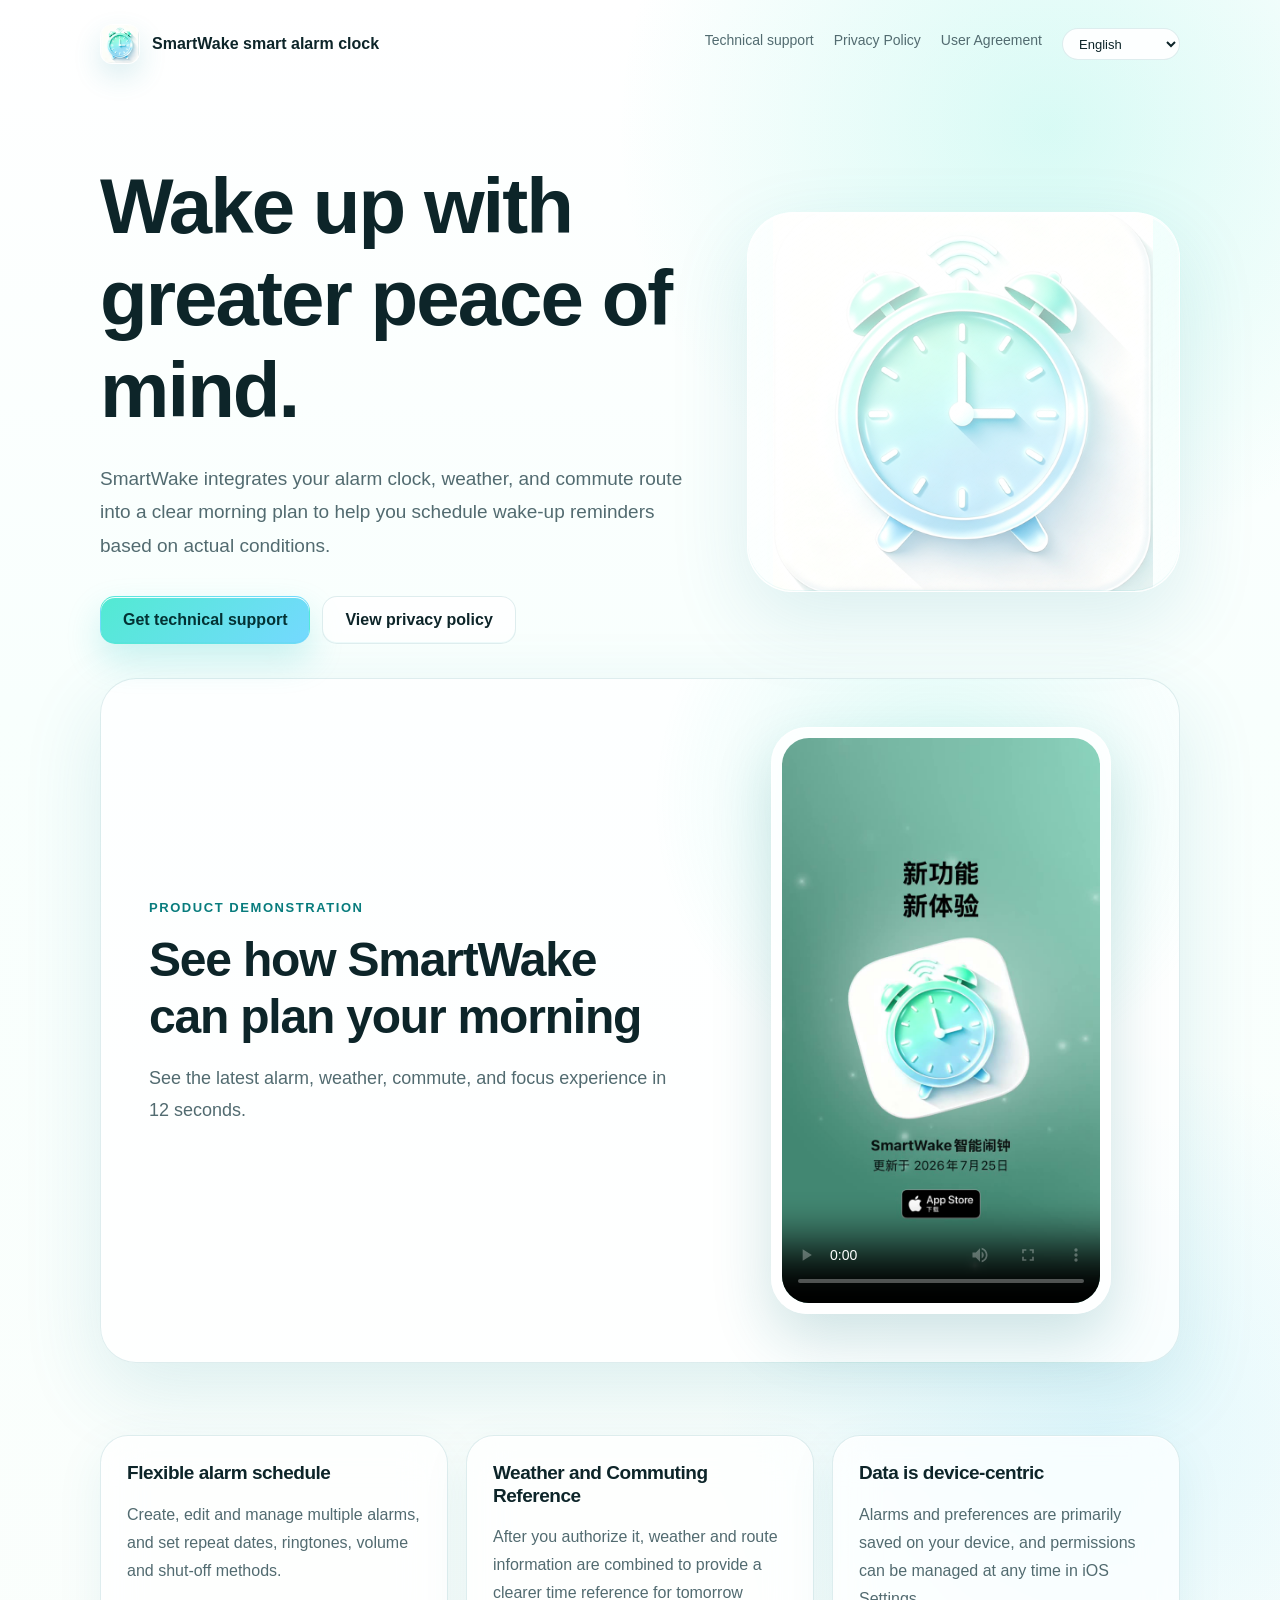
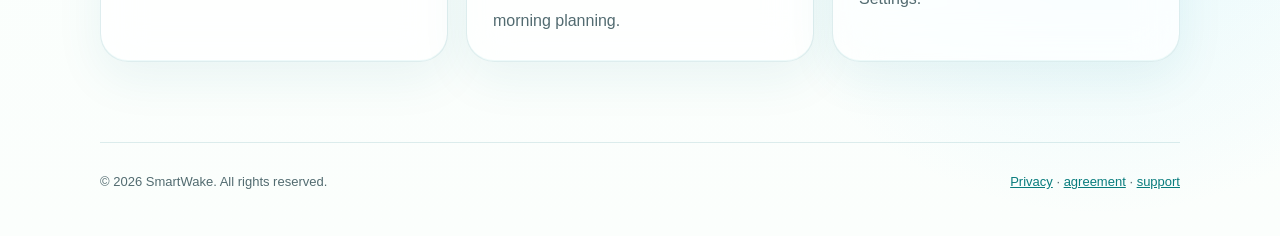
<file: index.html>
<!doctype html>
<html lang="zh-CN">
<head>
  <meta charset="utf-8">
  <meta name="viewport" content="width=device-width,initial-scale=1">
  <meta name="description" content="SmartWake 智能闹钟官方网站与技术支持">
  <title>SmartWake 智能闹钟</title>
  <link rel="stylesheet" href="style.css?v=e4b2242">
</head>
<body>
  <div class="shell">
    <header>
      <a class="brand" href="index.html"><span class="mark" aria-hidden="true"><img src="smartwake-crystal-icon.png" alt=""></span>SmartWake 智能闹钟</a>
      <nav aria-label="主要导航">
        <a href="support.html">技术支持</a>
        <a href="privacy.html">隐私政策</a>
        <a href="terms.html">用户协议</a>
      </nav>
    </header>
    <main>
      <section class="hero">
        <div>
          <h1>让每一次醒来，都更从容。</h1>
          <p class="lead">SmartWake 将闹钟、天气和通勤路线整合为清晰的明早计划，帮助你根据实际情况安排起床提醒。</p>
          <div class="actions">
            <a class="button primary" href="support.html">获取技术支持</a>
            <a class="button" href="privacy.html">查看隐私政策</a>
          </div>
        </div>
        <div class="alarm" role="img" aria-label="SmartWake 水晶闹钟图标"></div>
      </section>
      <section class="demo" aria-labelledby="demo-title">
        <div class="demo-copy">
          <p class="eyebrow">产品演示</p>
          <h2 id="demo-title">看看 SmartWake 如何规划你的早晨</h2>
          <p>用 12 秒了解最新版本的闹钟、天气、通勤与专注体验。</p>
        </div>
        <div class="demo-device">
          <video
            controls
            playsinline
            preload="metadata"
            poster="assets/smartwake-demo-poster.jpg"
            aria-label="SmartWake 最新 iOS 版本演示视频"
          >
            <source src="assets/smartwake-demo.mp4" type="video/mp4">
            你的浏览器暂不支持播放此视频。
          </video>
        </div>
      </section>
      <section class="features" aria-label="主要功能">
        <article class="feature"><h3>灵活的闹钟计划</h3><p>创建、编辑和管理多个闹钟，并设置重复日期、铃声、音量与关闭方式。</p></article>
        <article class="feature"><h3>天气与通勤参考</h3><p>在你授权后，结合天气与路线信息，为明早计划提供更清晰的时间参考。</p></article>
        <article class="feature"><h3>数据以设备为中心</h3><p>闹钟和偏好设置主要保存在你的设备上，权限可随时在 iOS 设置中管理。</p></article>
      </section>
    </main>
    <footer><span>© 2026 SmartWake. 保留所有权利。</span><span><a href="privacy.html">隐私</a> · <a href="terms.html">协议</a> · <a href="support.html">支持</a></span></footer>
  </div>
  <script src="site-localization.js"></script>
</body>
</html>
</file>
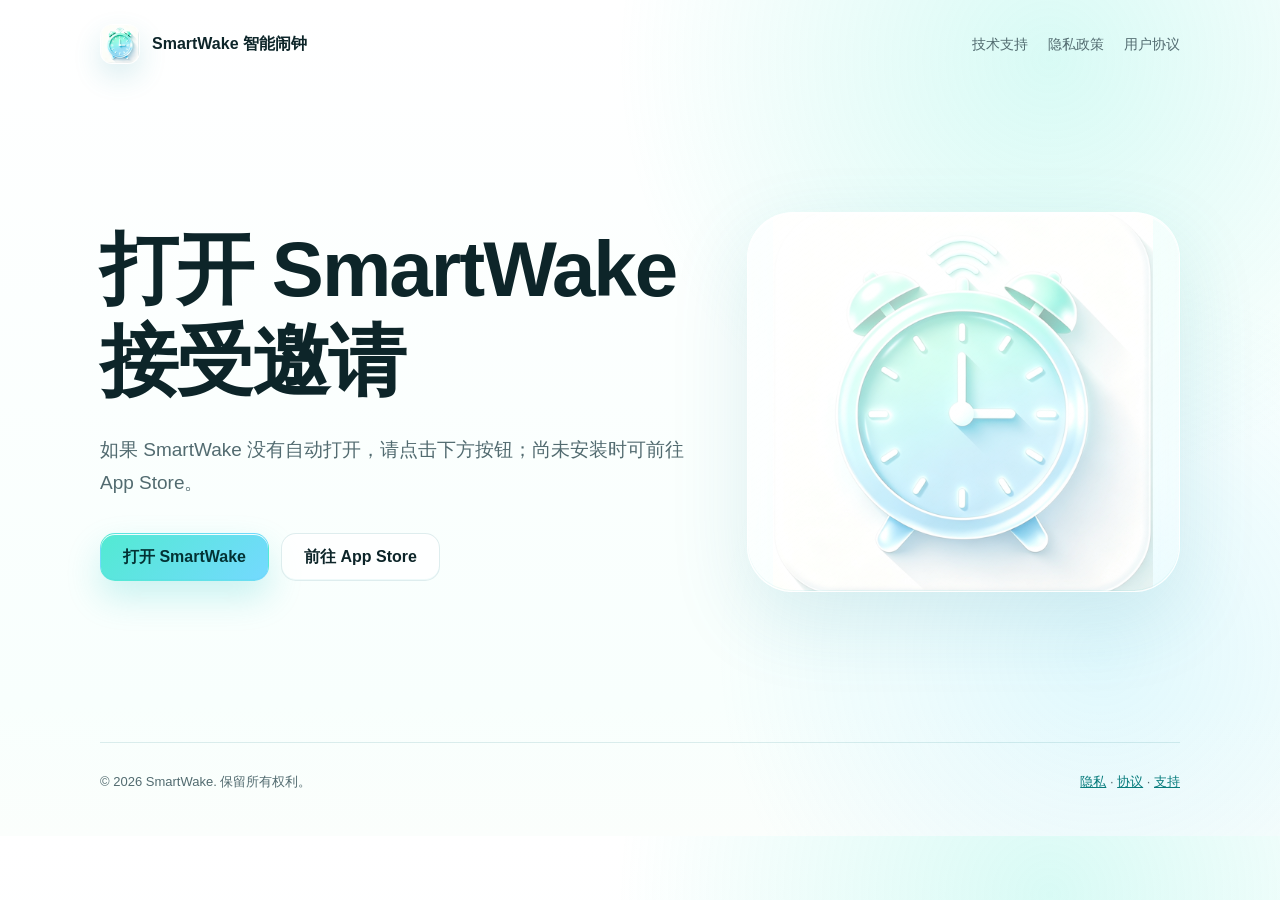
<file: invite.html>
<!doctype html>
<html lang="zh-CN">
<head>
  <meta charset="utf-8">
  <meta name="viewport" content="width=device-width,initial-scale=1">
  <meta name="description" content="接受 SmartWake 好友邀请">
  <title>SmartWake 好友邀请</title>
  <link rel="stylesheet" href="style.css">
</head>
<body>
  <div class="shell">
    <header>
      <a class="brand" href="index.html"><span class="mark" aria-hidden="true"><img src="smartwake-crystal-icon.png" alt=""></span>SmartWake 智能闹钟</a>
      <nav aria-label="主要导航">
        <a href="support.html">技术支持</a>
        <a href="privacy.html">隐私政策</a>
        <a href="terms.html">用户协议</a>
      </nav>
    </header>
    <main>
      <section class="hero">
        <div>
          <h1>打开 SmartWake 接受邀请</h1>
          <p class="lead">如果 SmartWake 没有自动打开，请点击下方按钮；尚未安装时可前往 App Store。</p>
          <div class="actions">
            <a class="button primary" id="open-app" href="weatherwake://invite">打开 SmartWake</a>
            <a class="button" href="https://apps.apple.com/app/id6788850214">前往 App Store</a>
          </div>
        </div>
        <div class="alarm" role="img" aria-label="SmartWake 水晶闹钟图标"></div>
      </section>
    </main>
    <footer><span>© 2026 SmartWake. 保留所有权利。</span><span><a href="privacy.html">隐私</a> · <a href="terms.html">协议</a> · <a href="support.html">支持</a></span></footer>
  </div>
  <script>
    const ref = new URLSearchParams(window.location.search).get("ref");
    const destination = ref ? `weatherwake://invite?ref=${encodeURIComponent(ref)}` : "weatherwake://invite";
    document.getElementById("open-app").href = destination;
    if (ref) window.location.href = destination;
  </script>
</body>
</html>
</file>
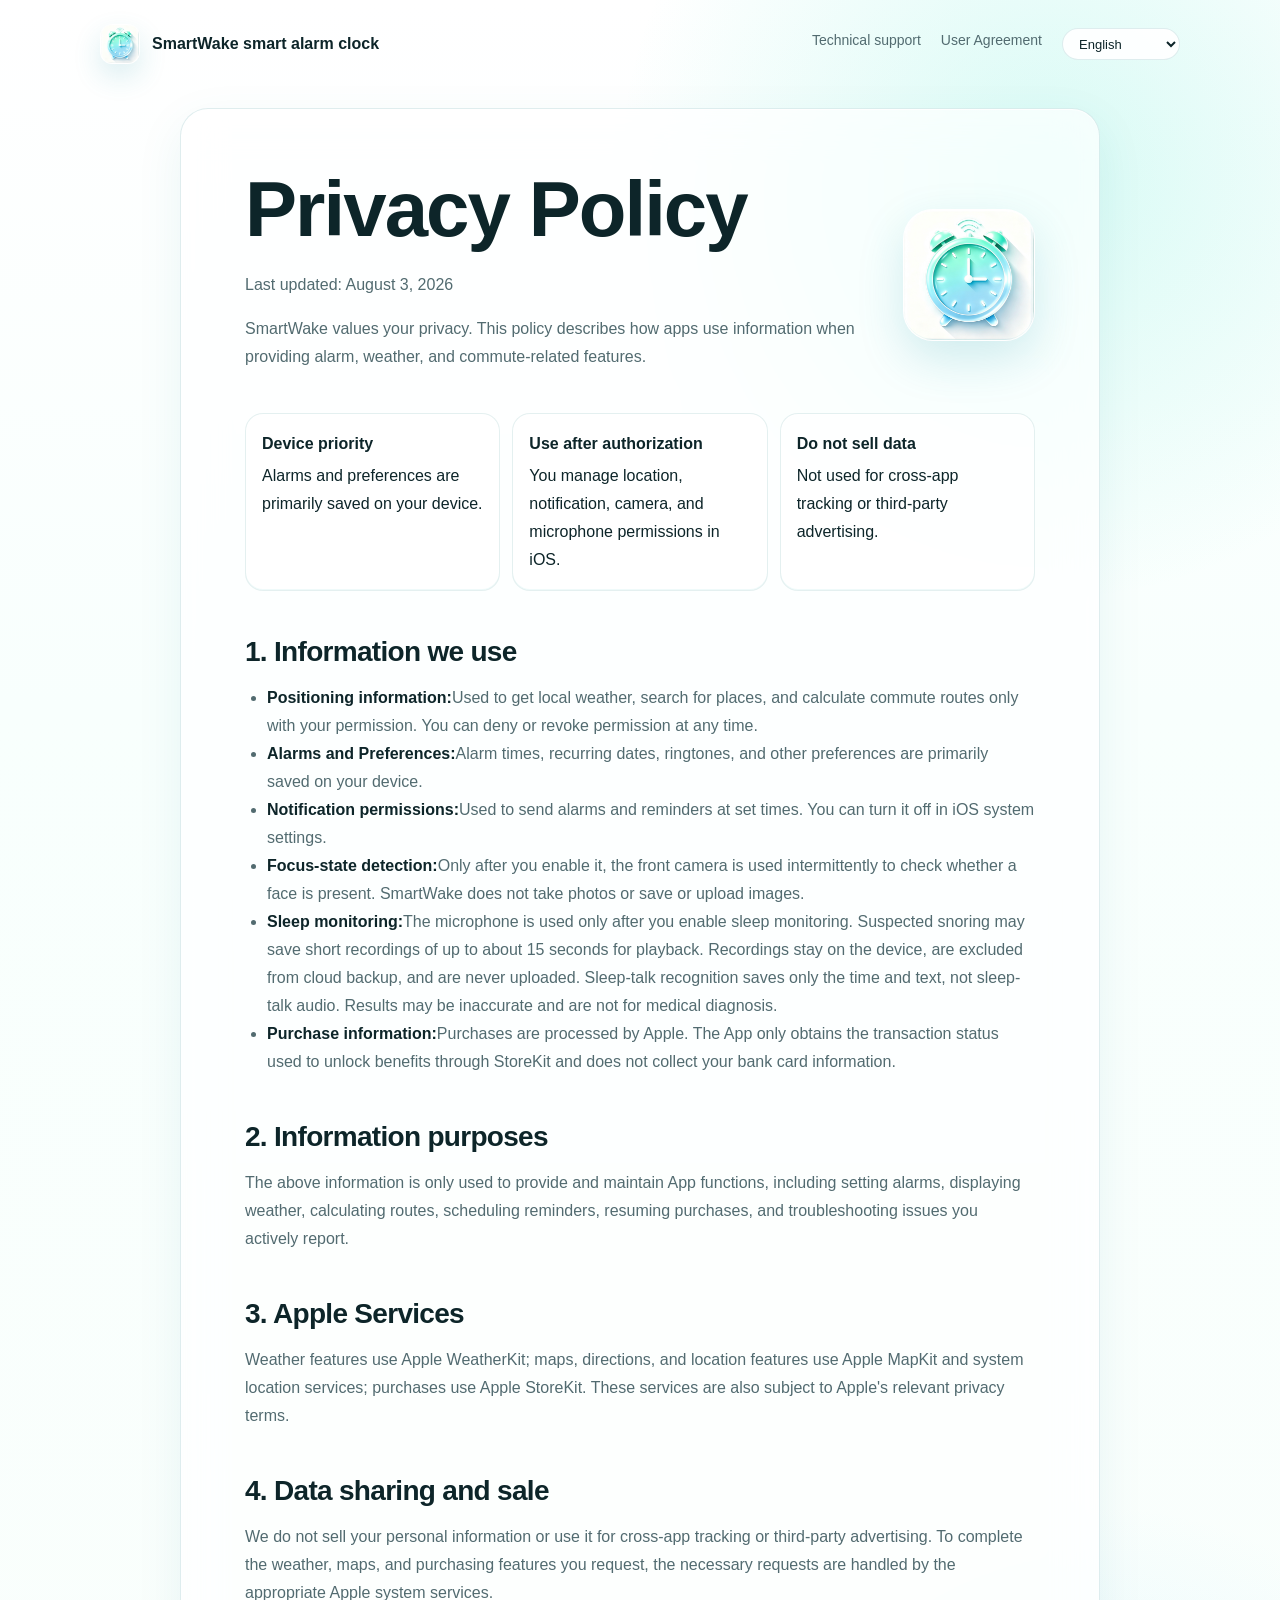
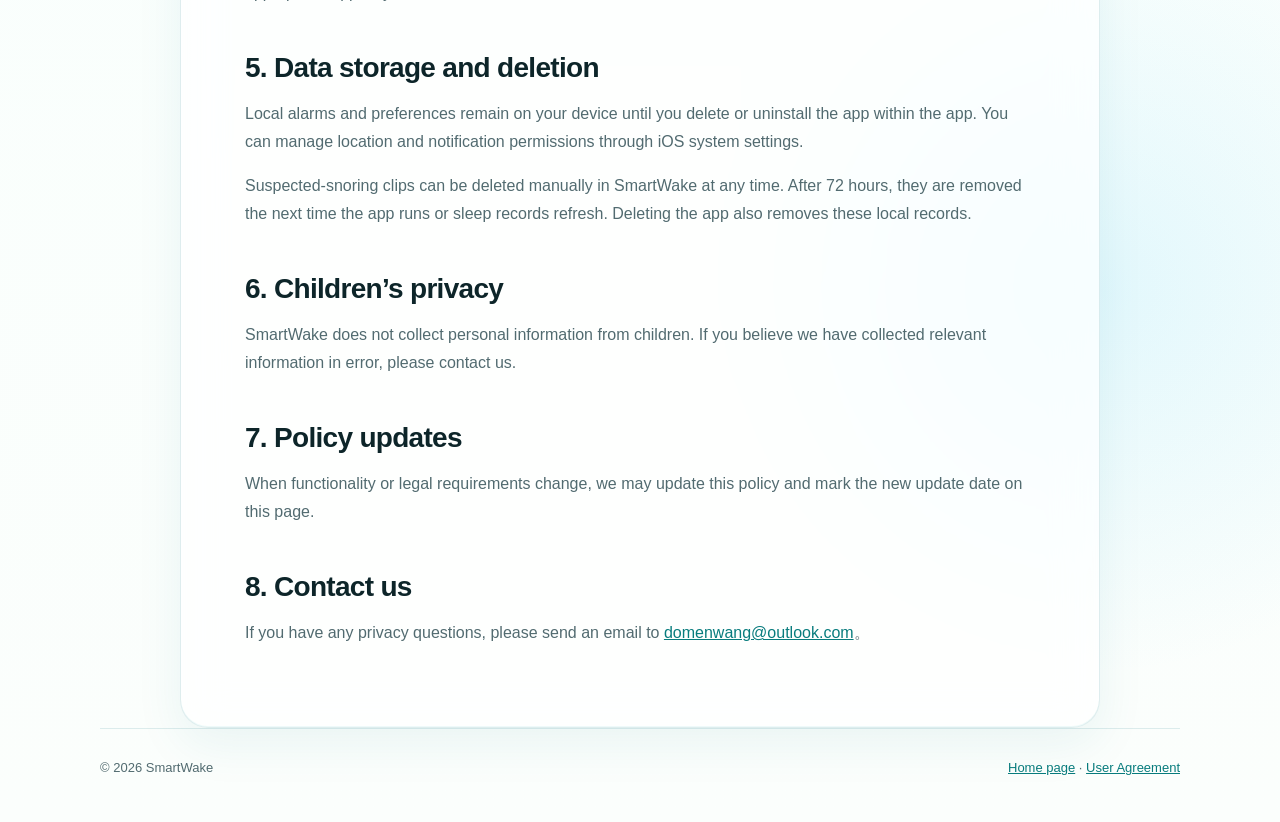
<file: privacy.html>
<!doctype html>
<html lang="zh-CN">
<head>
  <meta charset="utf-8">
  <meta name="viewport" content="width=device-width,initial-scale=1">
  <title>隐私政策｜SmartWake</title>
  <link rel="stylesheet" href="style.css">
</head>
<body>
  <div class="shell">
    <header><a class="brand" href="index.html"><span class="mark" aria-hidden="true"><img src="smartwake-crystal-icon.png" alt=""></span>SmartWake 智能闹钟</a><nav><a href="support.html">技术支持</a><a href="terms.html">用户协议</a></nav></header>
    <main class="document hero-document">
      <section class="policy-hero">
        <div>
          <h1>隐私政策</h1>
          <p class="meta">更新日期：2026 年 8 月 3 日</p>
          <p>SmartWake 重视你的隐私。本政策说明 App 在提供闹钟、天气和通勤相关功能时如何使用信息。</p>
        </div>
        <div class="policy-icon" aria-hidden="true"></div>
      </section>

      <section class="summary-grid" aria-label="隐私要点">
        <div class="summary-card"><strong>设备优先</strong><span>闹钟和偏好主要保存在你的设备上。</span></div>
        <div class="summary-card"><strong>授权后使用</strong><span>定位、通知、相机与麦克风权限由你在 iOS 中管理。</span></div>
        <div class="summary-card"><strong>不出售数据</strong><span>不用于跨 App 跟踪或第三方广告。</span></div>
      </section>

      <h2>1. 我们使用的信息</h2>
      <ul>
        <li><strong>定位信息：</strong>仅在你授权后，用于获取所在地天气、搜索地点和计算通勤路线。你可以拒绝或随时撤销权限。</li>
        <li><strong>闹钟与偏好：</strong>闹钟时间、重复日期、铃声及其他偏好主要保存在你的设备上。</li>
        <li><strong>通知权限：</strong>用于在设定时间发送闹钟和提醒。你可以在 iOS 系统设置中关闭。</li>
        <li><strong>专注状态检测：</strong>仅在你主动开启后，间歇使用前置摄像头判断人脸是否在位。SmartWake 不拍照，不保存或上传图像。</li>
        <li><strong>睡眠监测：</strong>仅在你主动开启后使用麦克风。疑似呼噜可能保存最长约 15 秒的短录音供你回听；录音只保存在本机、排除云端备份且从不上传。梦话识别只保存时间与文字，不保存梦话音频。结果可能误识别，不用于医疗诊断。</li>
        <li><strong>购买信息：</strong>购买由 Apple 处理。App 仅通过 StoreKit 获取用于解锁权益的交易状态，不收集你的银行卡资料。</li>
      </ul>

      <h2>2. 信息用途</h2>
      <p>上述信息仅用于提供和维护 App 功能，包括设置闹钟、展示天气、计算路线、安排提醒、恢复购买以及排查你主动反馈的问题。</p>

      <h2>3. Apple 服务</h2>
      <p>天气功能使用 Apple WeatherKit；地图、路线与位置功能使用 Apple MapKit 和系统定位服务；购买使用 Apple StoreKit。这些服务同时受 Apple 相关隐私条款约束。</p>

      <h2>4. 数据共享与出售</h2>
      <p>我们不出售你的个人信息，也不会将个人信息用于跨 App 跟踪或第三方广告。为完成你请求的天气、地图和购买功能，必要请求会由相应的 Apple 系统服务处理。</p>

      <h2>5. 数据保存与删除</h2>
      <p>本地闹钟和偏好会保存在设备上，直至你在 App 内删除或卸载 App。你可以通过 iOS 系统设置管理定位和通知权限。</p>
      <p>疑似呼噜短录音可随时在 SmartWake 内手动删除；超过 72 小时后，会在 App 下次运行或刷新睡眠记录时自动清理。删除 App 也会移除这些本地记录。</p>

      <h2>6. 儿童隐私</h2>
      <p>SmartWake 不以收集儿童个人信息为目的。如果你认为我们误收集了相关信息，请联系我们。</p>

      <h2>7. 政策更新</h2>
      <p>功能或法律要求变化时，我们可能更新本政策，并在本页面标注新的更新日期。</p>

      <h2>8. 联系我们</h2>
      <p>如有隐私问题，请发送邮件至 <a href="mailto:domenwang@outlook.com">domenwang@outlook.com</a>。</p>
    </main>
    <footer><span>© 2026 SmartWake</span><span><a href="index.html">首页</a> · <a href="terms.html">用户协议</a></span></footer>
  </div>
  <script src="site-localization.js"></script>
</body>
</html>
</file>
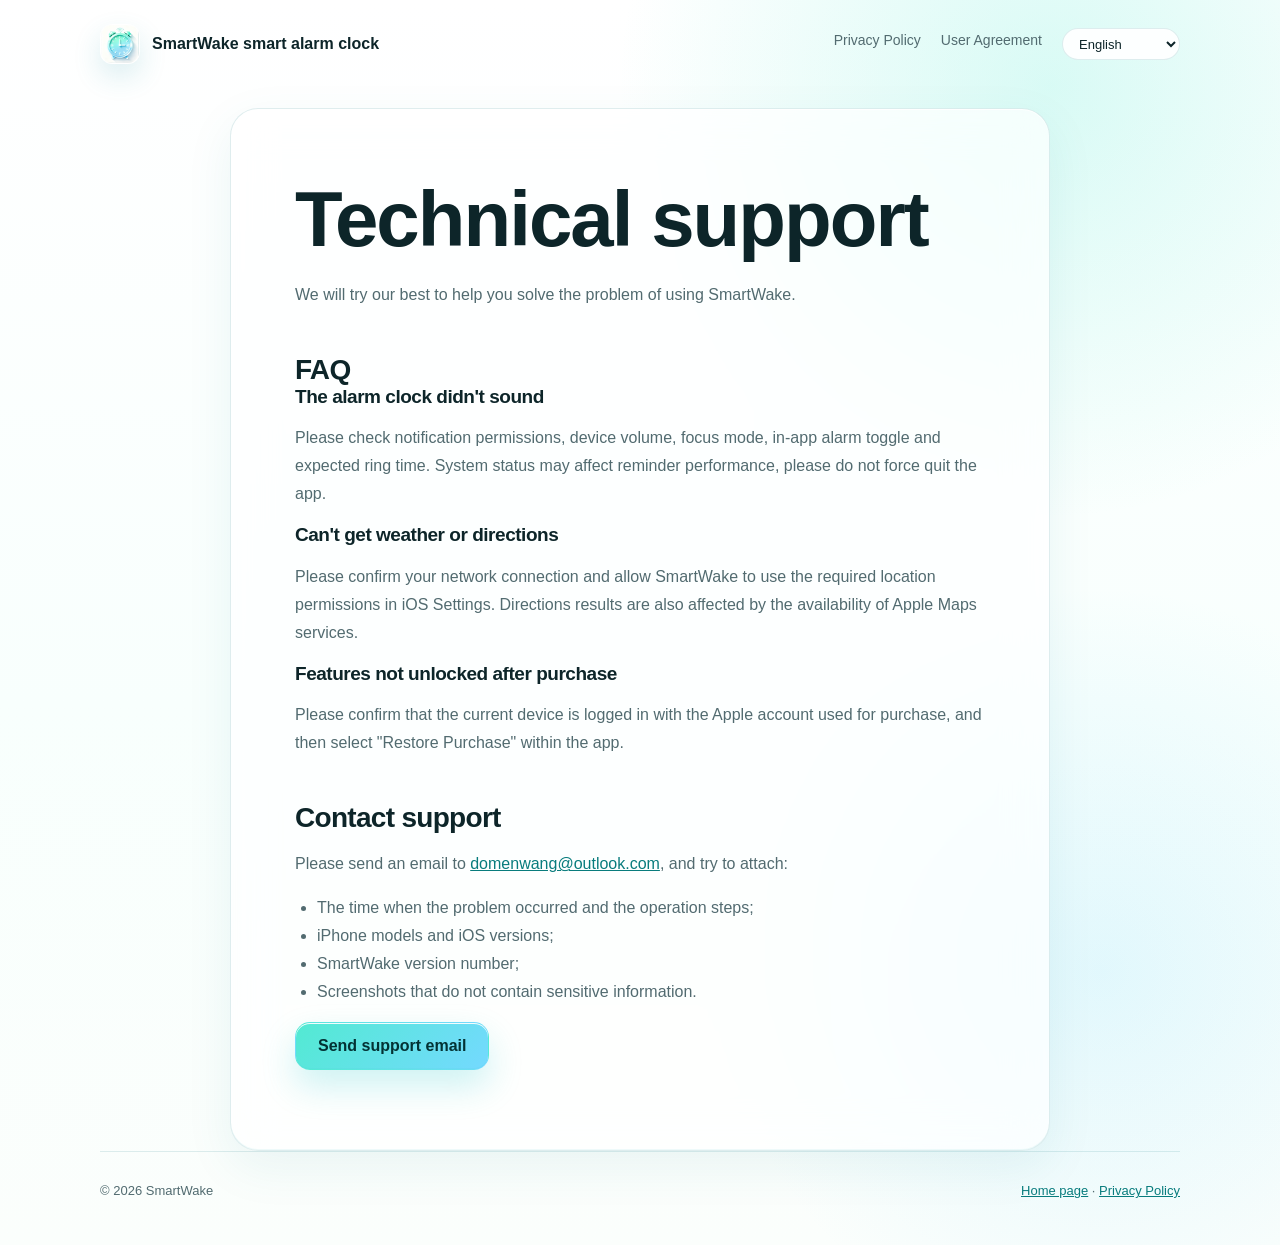
<file: support.html>
<!doctype html>
<html lang="zh-CN">
<head>
  <meta charset="utf-8">
  <meta name="viewport" content="width=device-width,initial-scale=1">
  <title>技术支持｜SmartWake</title>
  <link rel="stylesheet" href="style.css">
</head>
<body>
  <div class="shell">
    <header><a class="brand" href="index.html"><span class="mark" aria-hidden="true"><img src="smartwake-crystal-icon.png" alt=""></span>SmartWake 智能闹钟</a><nav><a href="privacy.html">隐私政策</a><a href="terms.html">用户协议</a></nav></header>
    <main class="document">
      <h1>技术支持</h1>
      <p class="meta">我们会尽力帮助你解决 SmartWake 的使用问题。</p>

      <h2>常见问题</h2>
      <h3>闹钟没有响起</h3>
      <p>请检查通知权限、设备音量、专注模式、App 内闹钟开关和预计响铃时间。系统状态可能影响提醒表现，请勿强制退出 App。</p>

      <h3>无法获取天气或路线</h3>
      <p>请确认网络连接正常，并在 iOS“设置”中允许 SmartWake 使用所需的定位权限。路线结果还会受到 Apple 地图服务可用性的影响。</p>

      <h3>购买后功能未解锁</h3>
      <p>请确认当前设备登录了购买时使用的 Apple 账户，然后在 App 内选择“恢复购买”。</p>

      <h2>联系支持</h2>
      <p>请发送邮件至 <a href="mailto:domenwang@outlook.com?subject=SmartWake%20技术支持">domenwang@outlook.com</a>，并尽量附上：</p>
      <ul>
        <li>问题发生的时间和操作步骤；</li>
        <li>iPhone 型号与 iOS 版本；</li>
        <li>SmartWake 版本号；</li>
        <li>不包含敏感信息的截图。</li>
      </ul>
      <p><a class="button primary" href="mailto:domenwang@outlook.com?subject=SmartWake%20技术支持">发送支持邮件</a></p>
    </main>
    <footer><span>© 2026 SmartWake</span><span><a href="index.html">首页</a> · <a href="privacy.html">隐私政策</a></span></footer>
  </div>
  <script src="site-localization.js"></script>
</body>
</html>
</file>
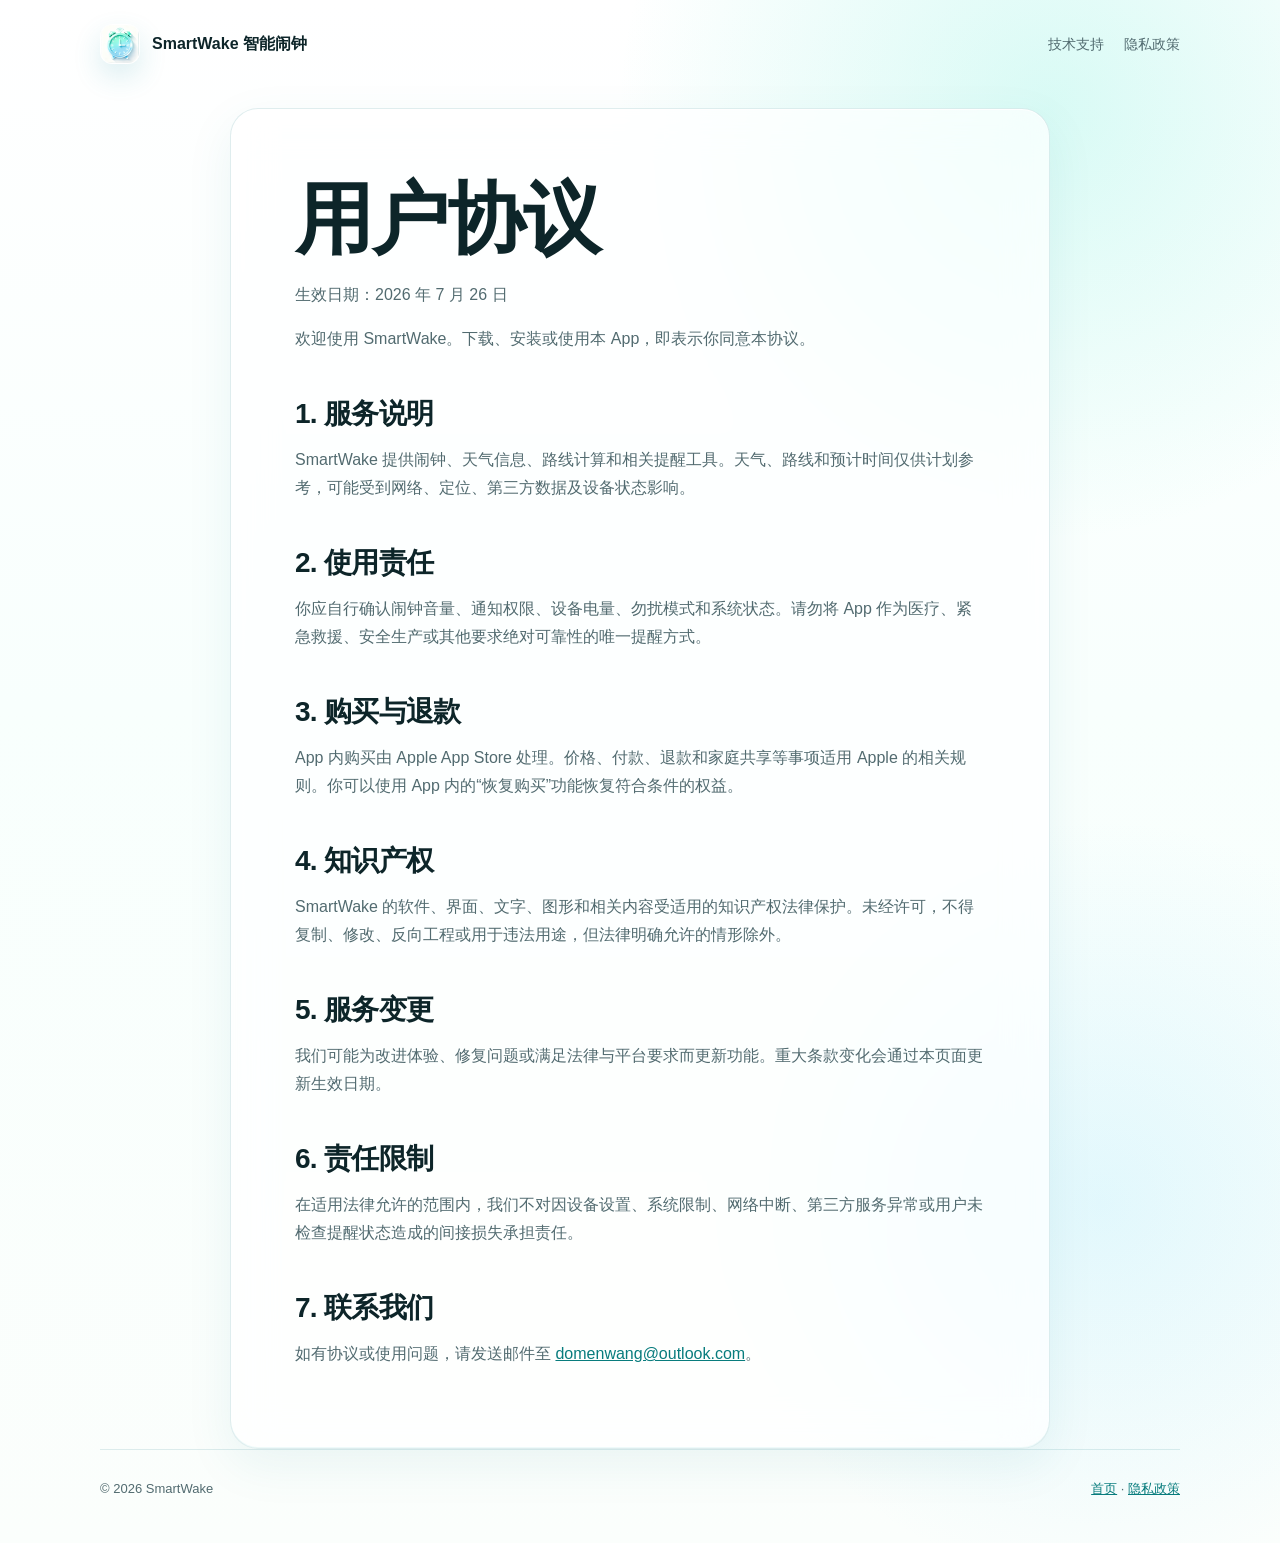
<file: terms.html>
<!doctype html>
<html lang="zh-CN">
<head>
  <meta charset="utf-8">
  <meta name="viewport" content="width=device-width,initial-scale=1">
  <title>用户协议｜SmartWake</title>
  <link rel="stylesheet" href="style.css">
</head>
<body>
  <div class="shell">
    <header><a class="brand" href="index.html"><span class="mark" aria-hidden="true"><img src="smartwake-crystal-icon.png" alt=""></span>SmartWake 智能闹钟</a><nav><a href="support.html">技术支持</a><a href="privacy.html">隐私政策</a></nav></header>
    <main class="document">
      <h1>用户协议</h1>
      <p class="meta">生效日期：2026 年 7 月 26 日</p>
      <p>欢迎使用 SmartWake。下载、安装或使用本 App，即表示你同意本协议。</p>

      <h2>1. 服务说明</h2>
      <p>SmartWake 提供闹钟、天气信息、路线计算和相关提醒工具。天气、路线和预计时间仅供计划参考，可能受到网络、定位、第三方数据及设备状态影响。</p>

      <h2>2. 使用责任</h2>
      <p>你应自行确认闹钟音量、通知权限、设备电量、勿扰模式和系统状态。请勿将 App 作为医疗、紧急救援、安全生产或其他要求绝对可靠性的唯一提醒方式。</p>

      <h2>3. 购买与退款</h2>
      <p>App 内购买由 Apple App Store 处理。价格、付款、退款和家庭共享等事项适用 Apple 的相关规则。你可以使用 App 内的“恢复购买”功能恢复符合条件的权益。</p>

      <h2>4. 知识产权</h2>
      <p>SmartWake 的软件、界面、文字、图形和相关内容受适用的知识产权法律保护。未经许可，不得复制、修改、反向工程或用于违法用途，但法律明确允许的情形除外。</p>

      <h2>5. 服务变更</h2>
      <p>我们可能为改进体验、修复问题或满足法律与平台要求而更新功能。重大条款变化会通过本页面更新生效日期。</p>

      <h2>6. 责任限制</h2>
      <p>在适用法律允许的范围内，我们不对因设备设置、系统限制、网络中断、第三方服务异常或用户未检查提醒状态造成的间接损失承担责任。</p>

      <h2>7. 联系我们</h2>
      <p>如有协议或使用问题，请发送邮件至 <a href="mailto:domenwang@outlook.com">domenwang@outlook.com</a>。</p>
    </main>
    <footer><span>© 2026 SmartWake</span><span><a href="index.html">首页</a> · <a href="privacy.html">隐私政策</a></span></footer>
  </div>
</body>
</html>
</file>
<file: style.css>
:root {
  color-scheme: light;
  --bg: #fbfefc;
  --surface: rgba(255, 255, 255, 0.74);
  --surface-strong: rgba(255, 255, 255, 0.92);
  --text: #0d2529;
  --muted: #526b70;
  --line: rgba(34, 128, 132, 0.14);
  --accent: #52ead2;
  --accent-2: #74d9ff;
  --accent-dark: #087c7d;
  --shadow: 0 28px 80px rgba(33, 145, 158, 0.14);
  --inner: inset 0 1px 0 rgba(255,255,255,.92), inset 0 -1px 0 rgba(51,185,190,.08);
}

* { box-sizing: border-box; }

html { scroll-behavior: smooth; }

body {
  margin: 0;
  background:
    radial-gradient(circle at 82% 7%, rgba(82, 234, 210, 0.22), transparent 27rem),
    radial-gradient(circle at 86% 78%, rgba(116, 217, 255, 0.18), transparent 24rem),
    linear-gradient(180deg, #ffffff 0, #f8fffd 44rem, var(--bg));
  color: var(--text);
  font: 16px/1.75 -apple-system, BlinkMacSystemFont, "SF Pro Text", "PingFang SC",
    "Segoe UI", sans-serif;
}

a { color: var(--accent-dark); }

.shell {
  width: min(1080px, calc(100% - 40px));
  margin: 0 auto;
}

header {
  display: flex;
  align-items: center;
  justify-content: space-between;
  gap: 24px;
  padding: 24px 0;
}

.brand {
  display: inline-flex;
  align-items: center;
  gap: 12px;
  color: var(--text);
  font-weight: 760;
  text-decoration: none;
}

.mark {
  display: inline-grid;
  width: 40px;
  height: 40px;
  place-items: center;
  overflow: hidden;
  border: 1px solid rgba(255,255,255,.86);
  border-radius: 12px;
  background: #fff;
  box-shadow: 0 12px 28px rgba(29, 152, 165, 0.16);
}

.mark img {
  width: 100%;
  height: 100%;
  object-fit: cover;
}

nav {
  display: flex;
  flex-wrap: wrap;
  gap: 20px;
}

nav a {
  color: var(--muted);
  font-size: 14px;
  text-decoration: none;
}

.language-picker select {
  min-height: 32px;
  border: 1px solid var(--line);
  border-radius: 999px;
  padding: 4px 28px 4px 12px;
  background: var(--surface-strong);
  color: var(--text);
  font: inherit;
  font-size: 13px;
}

html[dir="rtl"] .language-picker select {
  padding: 4px 12px 4px 28px;
}

main { padding: 54px 0 80px; }

.hero {
  display: grid;
  grid-template-columns: minmax(0, 1.15fr) minmax(280px, .85fr);
  align-items: center;
  gap: 60px;
  min-height: 520px;
}

.demo {
  display: grid;
  grid-template-columns: minmax(0, 1fr) minmax(260px, 380px);
  align-items: center;
  gap: 64px;
  margin: 16px 0 72px;
  padding: 48px;
  border: 1px solid var(--line);
  border-radius: 36px;
  background:
    radial-gradient(circle at 78% 18%, rgba(82, 234, 210, .2), transparent 18rem),
    var(--surface);
  box-shadow: var(--shadow);
}

.demo-copy {
  max-width: 560px;
}

.demo-copy h2 {
  margin: 0 0 18px;
  font-size: clamp(28px, 4vw, 48px);
}

.demo-copy p:last-child {
  color: var(--muted);
  font-size: 18px;
}

.eyebrow {
  margin: 0 0 12px;
  color: var(--accent-dark);
  font-size: 13px;
  font-weight: 760;
  letter-spacing: .12em;
  text-transform: uppercase;
}

.demo-device {
  width: min(100%, 340px);
  justify-self: center;
  padding: 10px;
  border: 1px solid rgba(255, 255, 255, .9);
  border-radius: 36px;
  background: rgba(255, 255, 255, .82);
  box-shadow: 0 24px 60px rgba(21, 113, 120, .2);
}

.demo-device video {
  display: block;
  width: 100%;
  aspect-ratio: 9 / 16;
  border-radius: 27px;
  background: #d9f4ed;
  object-fit: cover;
}

h1, h2, h3 {
  margin: 0;
  line-height: 1.18;
  letter-spacing: -.025em;
}

h1 { max-width: 720px; font-size: clamp(44px, 7vw, 78px); }
h2 { margin-top: 44px; font-size: 28px; }
h3 { font-size: 19px; }

.lead {
  max-width: 640px;
  margin: 26px 0 34px;
  color: var(--muted);
  font-size: 19px;
}

.actions { display: flex; flex-wrap: wrap; gap: 12px; }

.button {
  display: inline-flex;
  align-items: center;
  min-height: 48px;
  padding: 0 22px;
  border: 1px solid var(--line);
  border-radius: 15px;
  background: var(--surface);
  box-shadow: var(--inner);
  color: var(--text);
  font-weight: 680;
  text-decoration: none;
}

.button.primary {
  border-color: transparent;
  background: linear-gradient(135deg, var(--accent), var(--accent-2));
  color: #033234;
  box-shadow: 0 16px 34px rgba(34, 194, 198, .22), var(--inner);
}

.alarm {
  position: relative;
  min-height: 380px;
  border: 1px solid rgba(255,255,255,.86);
  border-radius: 46px;
  background:
    linear-gradient(145deg, rgba(255,255,255,.78), rgba(255,255,255,.34)),
    url("smartwake-crystal-icon.png") center/88% auto no-repeat;
  box-shadow: var(--shadow);
  backdrop-filter: blur(24px) saturate(145%);
}

.alarm::after {
  position: absolute;
  inset: 0;
  border-radius: inherit;
  box-shadow: var(--inner);
  pointer-events: none;
  content: "";
}

.features {
  display: grid;
  grid-template-columns: repeat(3, 1fr);
  gap: 18px;
  margin-top: 46px;
}

.feature, .document {
  border: 1px solid var(--line);
  border-radius: 28px;
  background: var(--surface);
  box-shadow: 0 16px 48px rgba(21, 126, 139, .08), var(--inner);
  backdrop-filter: blur(22px) saturate(140%);
}

.feature { padding: 26px; }
.feature p { margin-bottom: 0; color: var(--muted); }

.document {
  max-width: 820px;
  margin: 20px auto 0;
  padding: clamp(28px, 6vw, 64px);
}

.document.hero-document {
  max-width: 920px;
}

.policy-hero {
  display: grid;
  grid-template-columns: minmax(0, 1fr) 132px;
  align-items: center;
  gap: 28px;
  margin: -10px 0 26px;
}

.policy-icon {
  width: 132px;
  height: 132px;
  border: 1px solid rgba(255,255,255,.86);
  border-radius: 30px;
  background: #fff url("smartwake-crystal-icon.png") center/cover no-repeat;
  box-shadow: 0 18px 46px rgba(30, 151, 166, .18), var(--inner);
}

.summary-grid {
  display: grid;
  grid-template-columns: repeat(3, 1fr);
  gap: 12px;
  margin: 22px 0 34px;
}

.summary-card {
  padding: 16px;
  border: 1px solid rgba(34, 128, 132, 0.12);
  border-radius: 18px;
  background: rgba(255,255,255,.68);
  box-shadow: var(--inner);
}

.summary-card strong {
  display: block;
  margin-bottom: 4px;
}

.document .meta { color: var(--muted); }
.document p, .document li { color: var(--muted); }
.document strong { color: var(--text); }
.document ul { padding-left: 22px; }

footer {
  display: flex;
  justify-content: space-between;
  gap: 24px;
  padding: 28px 0 42px;
  border-top: 1px solid var(--line);
  color: var(--muted);
  font-size: 13px;
}

@media (max-width: 760px) {
  header, footer { align-items: flex-start; flex-direction: column; }
  .hero { grid-template-columns: 1fr; min-height: auto; }
  .demo { grid-template-columns: 1fr; gap: 30px; padding: 28px 20px; }
  .alarm { min-height: 300px; margin: 20px 20px 0; }
  .features { grid-template-columns: 1fr; }
  .policy-hero { grid-template-columns: 1fr; }
  .policy-icon { width: 96px; height: 96px; }
  .summary-grid { grid-template-columns: 1fr; }
  main { padding-top: 24px; }
}
</file>
